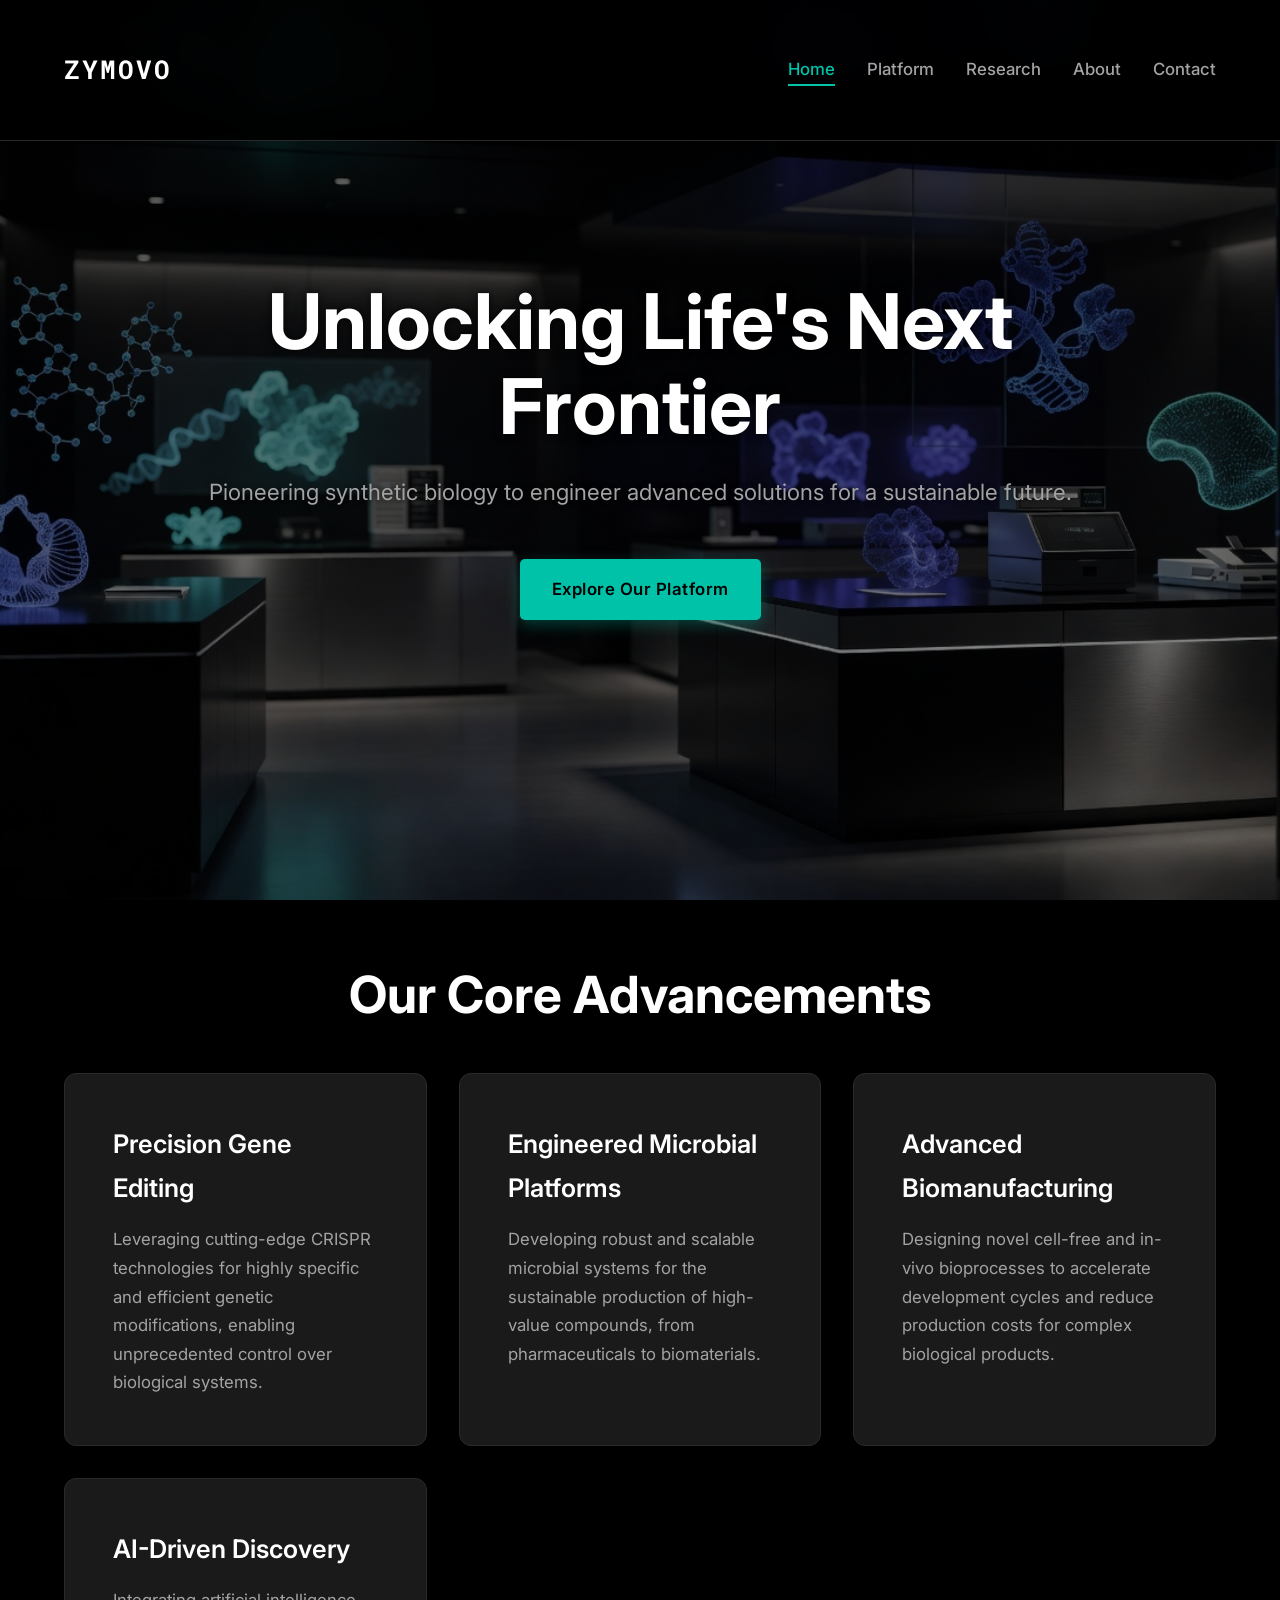
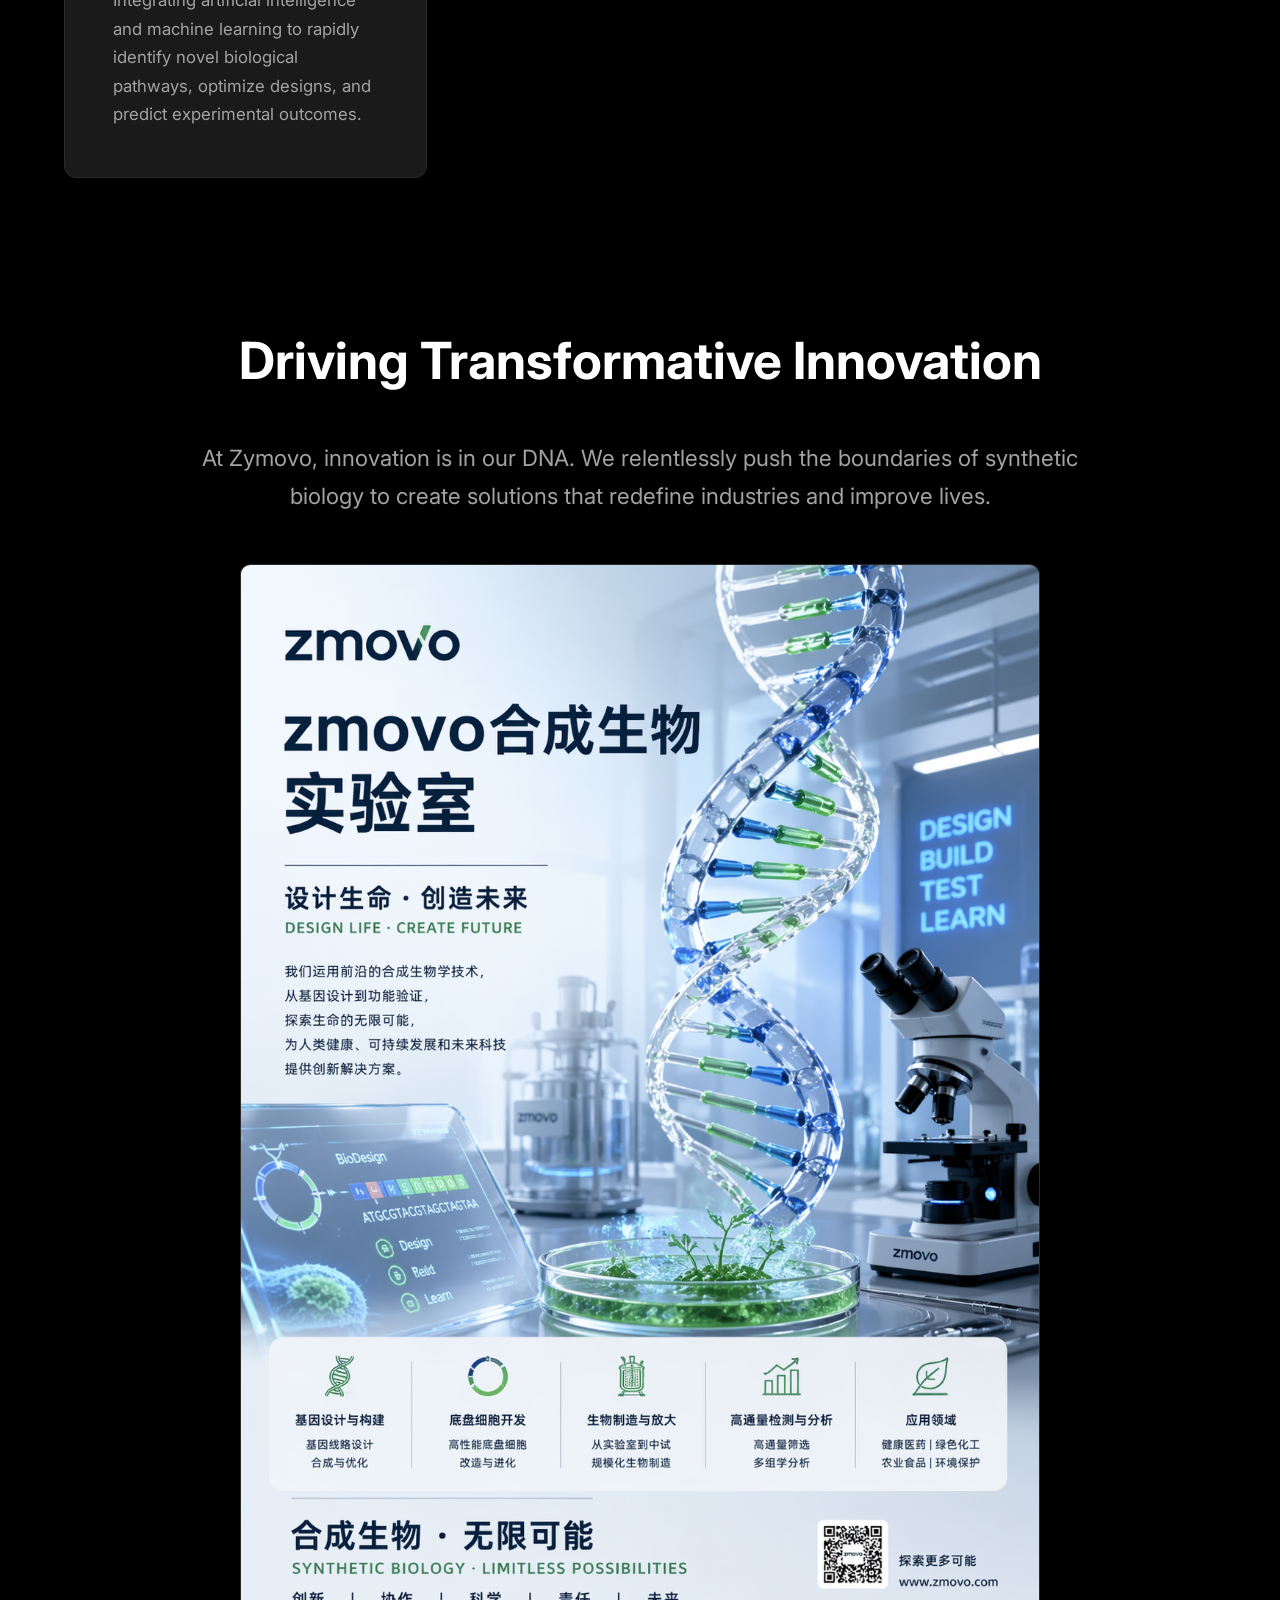
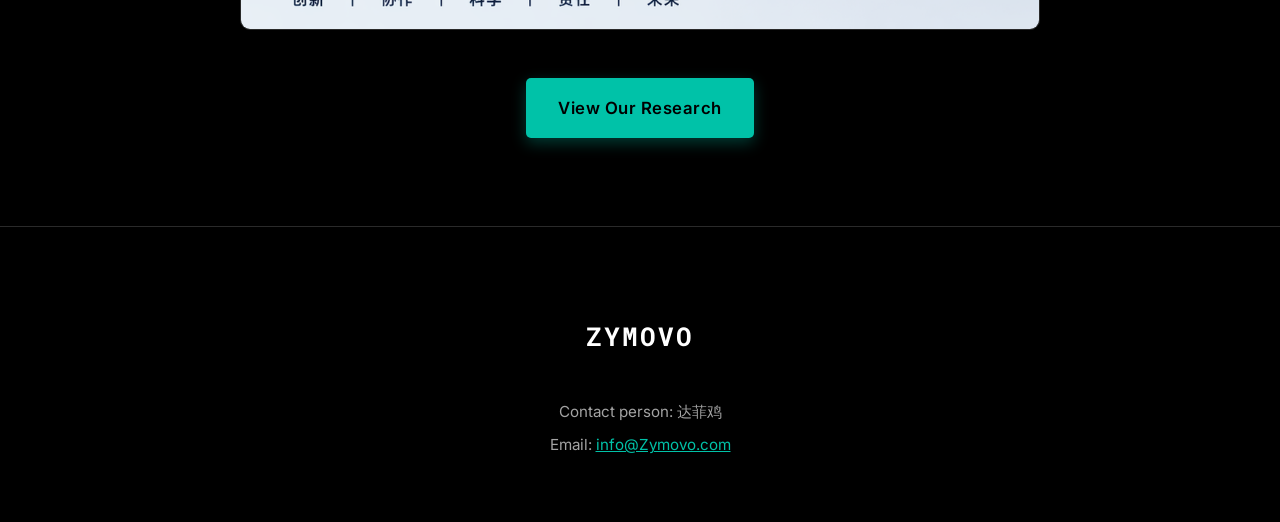
<file: index.html>
<!DOCTYPE html>
<html lang="en">
<head>
    <meta charset="UTF-8">
    <meta name="viewport" content="width=device-width, initial-scale=1.0">
    <title>Zymovo | Engineering Biology</title>
    <link rel="stylesheet" href="styles.css">
    <link rel="preconnect" href="https://fonts.googleapis.com">
    <link rel="preconnect" href="https://fonts.gstatic.com" crossorigin>
    <link href="https://fonts.googleapis.com/css2?family=Inter:wght@400;500;600;700&family=Roboto+Mono:wght@400;700&display=swap" rel="stylesheet">
</head>
<body>
    <header class="header">
        <nav class="nav container">
            <a href="index.html" class="nav-logo">Zymovo</a>
            <button class="nav-toggle" aria-label="Toggle navigation">
                <svg width="24" height="24" viewBox="0 0 24 24" fill="none" xmlns="http://www.w3.org/2000/svg">
                    <path d="M3 12H21" stroke="currentColor" stroke-width="2" stroke-linecap="round" stroke-linejoin="round"/>
                    <path d="M3 6H21" stroke="currentColor" stroke-width="2" stroke-linecap="round" stroke-linejoin="round"/>
                    <path d="M3 18H21" stroke="currentColor" stroke-width="2" stroke-linecap="round" stroke-linejoin="round"/>
                </svg>
            </button>
            <ul class="nav-links">
                <li><a href="index.html" class="active">Home</a></li>
                <li><a href="platform.html">Platform</a></li>
                <li><a href="research.html">Research</a></li>
                <li><a href="about.html">About</a></li>
                <li><a href="contact.html">Contact</a></li>
            </ul>
        </nav>
    </header>

    <main>
        <section class="hero" style="background-image: url('assets/hero/zymovo-hero-1.jpg');">
            <div class="hero-content container">
                <h1 class="hero-title">Unlocking Life's Next Frontier</h1>
                <p class="hero-subtitle">Pioneering synthetic biology to engineer advanced solutions for a sustainable future.</p>
                <a href="platform.html" class="btn">Explore Our Platform</a>
            </div>
        </section>

        <section class="section container">
            <h2 class="section-title">Our Core Advancements</h2>
            <div class="grid">
                <div class="grid-item">
                    <h3 class="grid-item-title">Precision Gene Editing</h3>
                    <p>Leveraging cutting-edge CRISPR technologies for highly specific and efficient genetic modifications, enabling unprecedented control over biological systems.</p>
                </div>
                <div class="grid-item">
                    <h3 class="grid-item-title">Engineered Microbial Platforms</h3>
                    <p>Developing robust and scalable microbial systems for the sustainable production of high-value compounds, from pharmaceuticals to biomaterials.</p>
                </div>
                <div class="grid-item">
                    <h3 class="grid-item-title">Advanced Biomanufacturing</h3>
                    <p>Designing novel cell-free and in-vivo bioprocesses to accelerate development cycles and reduce production costs for complex biological products.</p>
                </div>
                <div class="grid-item">
                    <h3 class="grid-item-title">AI-Driven Discovery</h3>
                    <p>Integrating artificial intelligence and machine learning to rapidly identify novel biological pathways, optimize designs, and predict experimental outcomes.</p>
                </div>
            </div>
        </section>

        <section class="section">
            <div class="container" style="display: flex; flex-direction: column; align-items: center; text-align: center;">
                <h2 class="section-title">Driving Transformative Innovation</h2>
                <p class="hero-subtitle" style="max-width: 900px; margin-bottom: var(--space-xl);">At Zymovo, innovation is in our DNA. We relentlessly push the boundaries of synthetic biology to create solutions that redefine industries and improve lives.</p>
                <img src="zymovoimages/e6ff7d14-cb84-479a-93a3-f0757d2dba75.png" alt="Zymovo Innovation" style="max-width: 800px; width: 100%; height: auto; border-radius: 10px; margin-bottom: var(--space-xl); border: 1px solid var(--panel-border); box-shadow: 0 10px 30px rgba(0,0,0,0.5);">
                <a href="research.html" class="btn">View Our Research</a>
            </div>
        </section>
    </main>

    <footer class="footer">
        <div class="footer-content container">
            <a href="index.html" class="footer-logo">Zymovo</a>
            <div class="footer-contact">
                <p>Contact person: 达菲鸡</p>
                <p>Email: <a href="mailto:info@Zymovo.com">info@Zymovo.com</a></p>
            </div>
        </div>
    </footer>
</body>
</html>
</file>
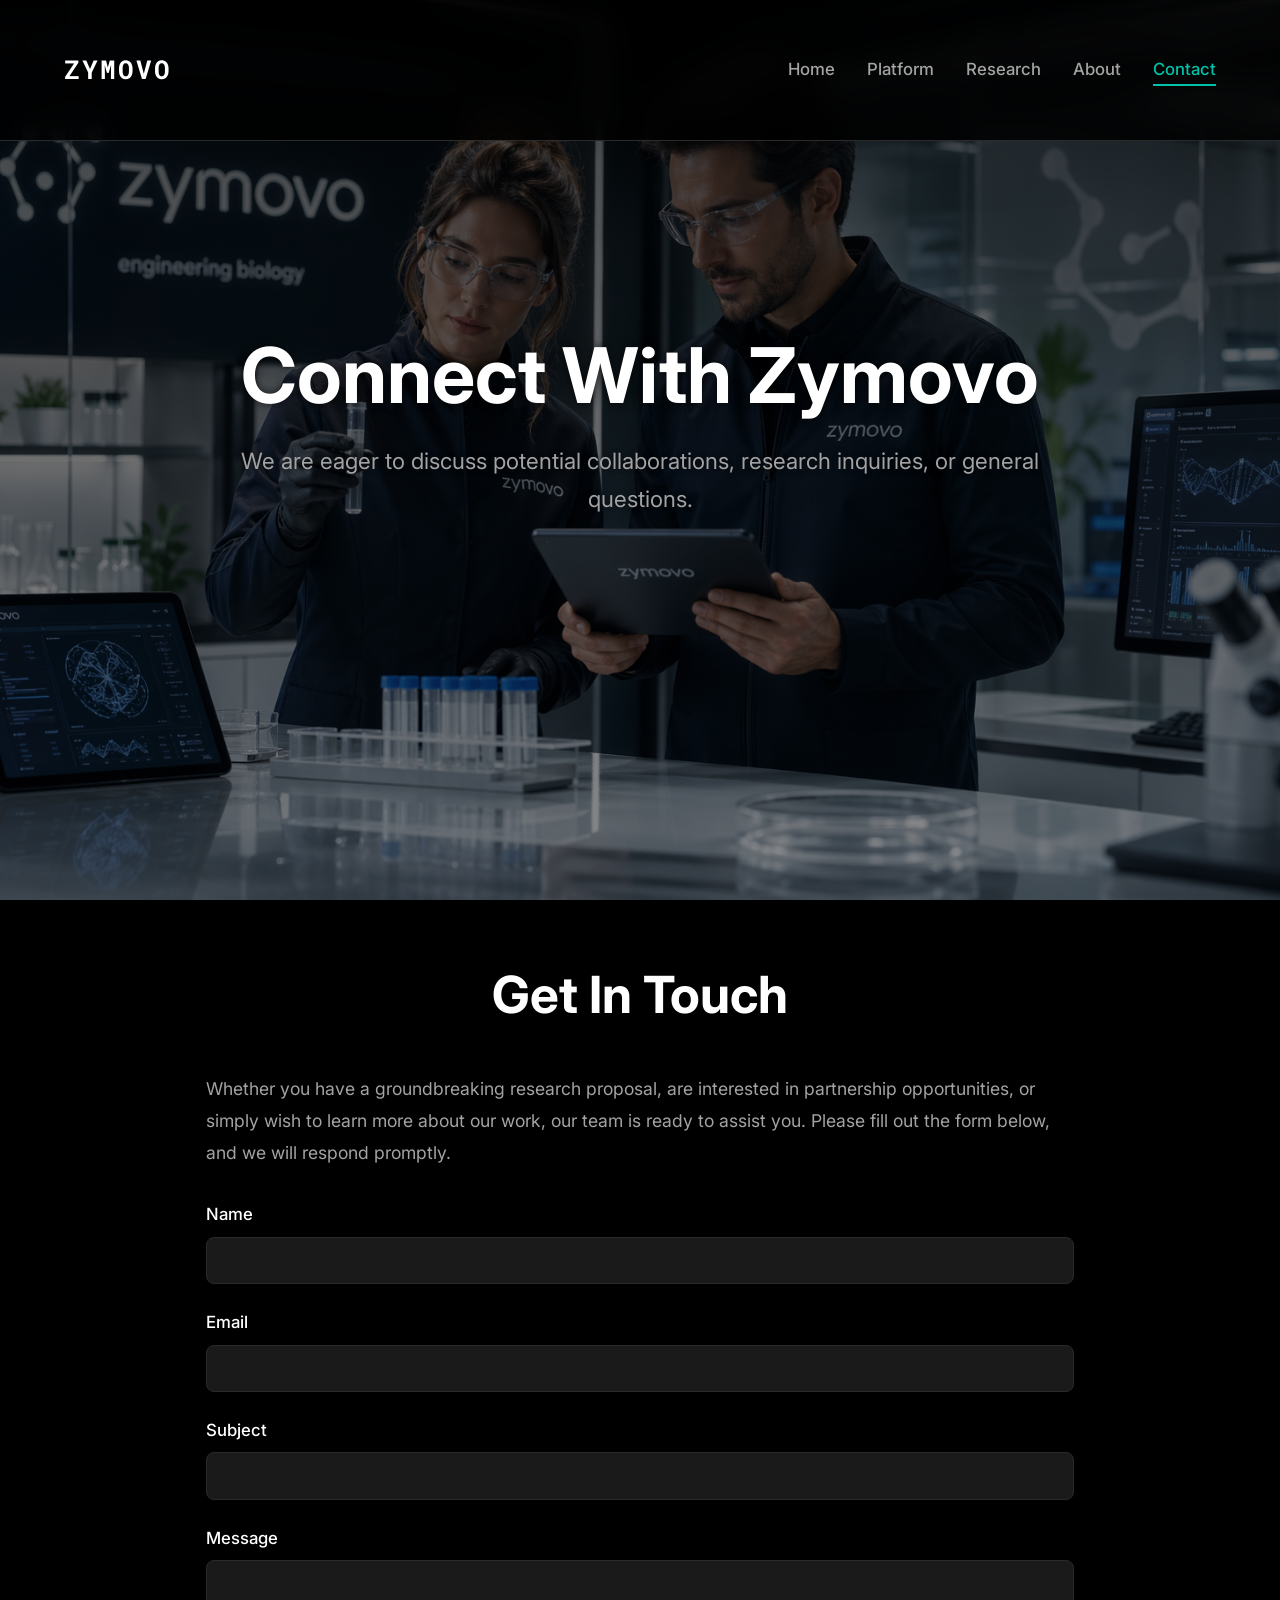
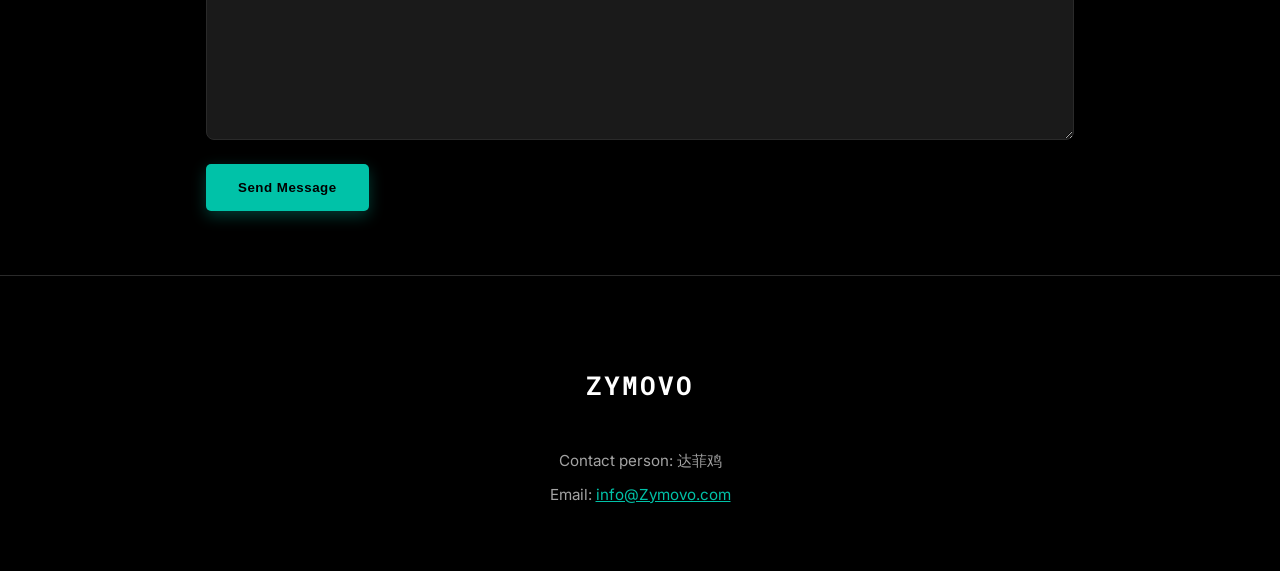
<file: contact.html>
<!DOCTYPE html>
<html lang="en">
<head>
    <meta charset="UTF-8">
    <meta name="viewport" content="width=device-width, initial-scale=1.0">
    <title>Zymovo | Contact Us</title>
    <link rel="stylesheet" href="styles.css">
    <link rel="preconnect" href="https://fonts.googleapis.com">
    <link rel="preconnect" href="https://fonts.gstatic.com" crossorigin>
    <link href="https://fonts.googleapis.com/css2?family=Inter:wght@400;500;600;700&family=Roboto+Mono:wght@400;700&display=swap" rel="stylesheet">
</head>
<body>
    <header class="header">
        <nav class="nav container">
            <a href="index.html" class="nav-logo">Zymovo</a>
            <button class="nav-toggle" aria-label="Toggle navigation">
                <svg width="24" height="24" viewBox="0 0 24 24" fill="none" xmlns="http://www.w3.org/2000/svg">
                    <path d="M3 12H21" stroke="currentColor" stroke-width="2" stroke-linecap="round" stroke-linejoin="round"/>
                    <path d="M3 6H21" stroke="currentColor" stroke-width="2" stroke-linecap="round" stroke-linejoin="round"/>
                    <path d="M3 18H21" stroke="currentColor" stroke-width="2" stroke-linecap="round" stroke-linejoin="round"/>
                </svg>
            </button>
            <ul class="nav-links">
                <li><a href="index.html">Home</a></li>
                <li><a href="platform.html">Platform</a></li>
                <li><a href="research.html">Research</a></li>
                <li><a href="about.html">About</a></li>
                <li><a href="contact.html" class="active">Contact</a></li>
            </ul>
        </nav>
    </header>

    <main>
        <section class="hero" style="background-image: url('zymovoimages/31335369-50f5-48fc-ac42-8c40422cf510.png');">
            <div class="hero-content container">
                <h1 class="hero-title">Connect With Zymovo</h1>
                <p class="hero-subtitle">We are eager to discuss potential collaborations, research inquiries, or general questions.</p>
            </div>
        </section>

        <section class="section container contact-content">
            <h2 class="section-title">Get In Touch</h2>
            <p>Whether you have a groundbreaking research proposal, are interested in partnership opportunities, or simply wish to learn more about our work, our team is ready to assist you. Please fill out the form below, and we will respond promptly.</p>
            <form class="contact-form">
                <div class="form-group">
                    <label for="name">Name</label>
                    <input type="text" id="name" name="name" required>
                </div>
                <div class="form-group">
                    <label for="email">Email</label>
                    <input type="email" id="email" name="email" required>
                </div>
                <div class="form-group">
                    <label for="subject">Subject</label>
                    <input type="text" id="subject" name="subject" required>
                </div>
                <div class="form-group">
                    <label for="message">Message</label>
                    <textarea id="message" name="message" required></textarea>
                </div>
                <button type="submit" class="btn submit-btn">Send Message</button>
            </form>
        </section>
    </main>

    <footer class="footer">
        <div class="footer-content container">
            <a href="index.html" class="footer-logo">Zymovo</a>
            <div class="footer-contact">
                <p>Contact person: 达菲鸡</p>
                <p>Email: <a href="mailto:info@Zymovo.com">info@Zymovo.com</a></p>
            </div>
        </div>
    </footer>
    <script src="script.js"></script>
</body>
</html>
</file>
<file: styles.css>
:root {
  --background: #000;
  --text-primary: #ffffff;
  --text-secondary: #a3a3a3;
  --accent: #00C2A8; /* Sophisticated blue-green */
  --spacing-unit: 1rem; /* Base spacing unit */
  --space-xs: calc(0.5 * var(--spacing-unit));
  --space-sm: calc(1 * var(--spacing-unit));
  --space-md: calc(1.5 * var(--spacing-unit));
  --space-lg: calc(2 * var(--spacing-unit));
  --space-xl: calc(3 * var(--spacing-unit));
  --space-xxl: calc(4 * var(--spacing-unit));
  --panel-bg: #1a1a1a;
  --panel-border: #2a2a2a;
  --font-sans: 'Inter', sans-serif;
  --font-mono: 'Roboto Mono', monospace;
}

*,
*::before,
*::after {
  box-sizing: border-box;
  margin: 0;
  padding: 0;
}

html {
  font-family: var(--font-sans);
  background-color: var(--background);
  color: var(--text-primary);
  scroll-behavior: smooth;
}

body {
  font-size: 1.05rem;
  line-height: 1.7;
  -webkit-font-smoothing: antialiased;
  -moz-osx-font-smoothing: grayscale;
}

a {
  color: var(--accent);
  text-decoration: none;
  transition: color 0.3s ease;
}

a:hover {
  color: var(--text-primary);
  text-decoration: underline; /* Add subtle underline on hover */
}

img {
  max-width: 100%;
  height: auto;
  display: block;
}

.container {
  width: 90%;
  max-width: 1400px; /* Slightly wider container for a more expansive feel */
  margin: 0 auto;
  padding: var(--space-md) 0; /* Add some vertical padding */
}

/* Header */
.header {
  position: fixed;
  top: 0;
  left: 0;
  width: 100%;
  z-index: 1000;
  background: rgba(0, 0, 0, 0.85); /* Slightly darker background */
  backdrop-filter: blur(15px); /* More blur */
  padding: var(--space-md) 0; /* Use spacing variable */
  border-bottom: 1px solid var(--panel-border);
}

.nav {
  display: flex;
  justify-content: space-between;
  align-items: center;
}

.nav-logo {
  font-family: var(--font-mono);
  font-weight: 700;
  font-size: 1.6rem; /* Slightly larger logo */
  letter-spacing: 2px;
  text-transform: uppercase;
  color: var(--text-primary);
  transition: color 0.3s ease;
}

.nav-logo:hover {
  color: var(--accent);
}

.nav-links {
  display: flex;
  list-style: none;
}

.nav-links li:not(:last-child) {
  margin-right: var(--space-lg); /* Use spacing variable */
}

.nav-links a {
  color: var(--text-secondary);
  font-weight: 500;
  font-size: 1.05rem; /* Slightly larger nav links */
  transition: color 0.3s ease, border-bottom 0.3s ease;
  padding-bottom: 5px; /* For underline effect */
}

.nav-links a.active,
.nav-links a:hover {
  color: var(--accent); /* Change active/hover color to accent */
  border-bottom: 2px solid var(--accent); /* Add subtle underline */
}

/* Hero Section */
.hero {
  min-height: 100vh;
  display: flex;
  align-items: center;
  justify-content: center;
  text-align: center;
  background-size: cover;
  background-position: center;
  background-repeat: no-repeat;
  position: relative;
  overflow: hidden;
}

.hero::before {
  content: '';
  position: absolute;
  top: 0;
  left: 0;
  width: 100%;
  height: 100%;
  background: linear-gradient(rgba(0, 0, 0, 0.7), rgba(0, 0, 0, 0.4)); /* More subtle gradient overlay */
  z-index: 1;
}

.hero-content {
  position: relative;
  z-index: 2;
  max-width: 900px; /* Wider content for larger titles */
}

.hero-title {
  font-size: clamp(3rem, 6vw, 5.5rem); /* Larger and more dynamic title */
  font-weight: 700;
  margin-bottom: var(--space-md);
  line-height: 1.1;
  text-shadow: 0 0 10px rgba(0, 0, 0, 0.7); /* Subtle text shadow for contrast */
}

.hero-subtitle {
  font-size: 1.4rem; /* Larger subtitle */
  color: var(--text-secondary);
  margin-bottom: var(--space-xl);
  text-shadow: 0 0 5px rgba(0, 0, 0, 0.5);
}

.btn {
  display: inline-block;
  background-color: var(--accent);
  color: #000;
  padding: var(--space-sm) var(--space-lg); /* Use spacing variables */
  border-radius: 5px;
  font-weight: 600;
  letter-spacing: 0.5px;
  transition: background-color 0.3s ease, transform 0.2s ease, box-shadow 0.3s ease;
  box-shadow: 0 5px 15px rgba(0, 194, 168, 0.3); /* Accent-colored shadow */
}

.btn:hover {
  background-color: var(--text-primary); /* White on hover for contrast */
  transform: translateY(-2px);
  box-shadow: 0 8px 20px rgba(0, 194, 168, 0.5);
}

/* Sections */
.section {
  padding: var(--space-xxl) 0; /* Use spacing variable for more generous padding */
}

.section-title {
  font-size: clamp(2rem, 4vw, 3.5rem); /* More dynamic and larger section titles */
  font-weight: 700;
  text-align: center;
  margin-bottom: var(--space-xl); /* Use spacing variable */
  color: var(--text-primary);
  line-height: 1.2;
}

/* Grid Layout */
.grid {
  display: grid;
  grid-template-columns: repeat(auto-fit, minmax(320px, 1fr)); /* Slightly wider min-width for grid items */
  gap: var(--space-lg); /* Use spacing variable */
}

.grid-item {
  background: var(--panel-bg);
  border: 1px solid var(--panel-border);
  border-radius: 12px; /* Slightly more rounded corners */
  padding: var(--space-xl); /* More padding inside grid items */
  transition: transform 0.3s ease, box-shadow 0.3s ease, border-color 0.3s ease;
}

.grid-item:hover {
  transform: translateY(-8px); /* More pronounced lift effect */
  box-shadow: 0 15px 30px rgba(0, 0, 0, 0.3); /* Stronger shadow */
  border-color: var(--accent); /* Accent border on hover */
}

.grid-item-title {
  font-size: 1.6rem; /* Larger grid item titles */
  font-weight: 600;
  margin-bottom: var(--space-sm); /* Use spacing variable */
  color: var(--text-primary);
}

.grid-item p {
  color: var(--text-secondary);
  font-size: 1.05rem;
}

/* Footer */
.footer {
  background: #000;
  padding: var(--space-xxl) 0 var(--space-lg) 0; /* More generous top padding, less bottom */
  border-top: 1px solid var(--panel-border);
}

.footer-content {
  display: flex;
  flex-direction: column;
  align-items: center;
  text-align: center;
}

.footer-logo {
  font-family: var(--font-mono);
  font-weight: 700;
  font-size: 1.6rem;
  letter-spacing: 2px;
  text-transform: uppercase;
  margin-bottom: var(--space-sm);
  color: var(--text-primary);
}

.footer-contact {
  margin-top: var(--space-md);
  color: var(--text-secondary);
}

.footer-contact p {
  margin-bottom: var(--space-xs);
  color: var(--text-secondary);
  font-size: 0.95rem;
}

.footer-contact a {
  color: var(--accent);
  text-decoration: underline;
}

.footer-contact a:hover {
  color: var(--text-primary);
}

.nav-toggle {
  display: none; /* Hidden by default on desktop */
}

@media (max-width: 768px) {
  .nav-links {
    display: none; /* Hidden by default on small screens */
    flex-direction: column;
    position: absolute;
    top: 100%;
    left: 0;
    width: 100%;
    background: rgba(0, 0, 0, 0.95);
    border-top: 1px solid var(--panel-border);
    padding: var(--space-md) 0;
    text-align: center;
  }

  .nav-links.open {
    display: flex; /* Show when open */
  }

  .nav-links li {
    margin: var(--space-sm) 0;
  }

  .nav-toggle {
    display: block; /* Show hamburger icon */
    background: none;
    border: none;
    color: var(--text-primary);
    font-size: 1.8rem;
    cursor: pointer;
    z-index: 1001;
    padding: 0; /* Remove default button padding */
    width: 30px; /* Set a fixed width */
    height: 30px; /* Set a fixed height */
    display: flex; /* Use flexbox for centering */
    align-items: center;
    justify-content: center;
  }

  .nav-toggle svg {
    width: 100%;
    height: 100%;
  }

  .nav-toggle.active svg path:nth-child(1) {
    transform: rotate(45deg) translate(5px, 5px);
  }

  .nav-toggle.active svg path:nth-child(2) {
    opacity: 0;
  }

  .nav-toggle.active svg path:nth-child(3) {
    transform: rotate(-45deg) translate(5px, -5px);
  }
}

/* Other generic styles (page-main, about-content, contact-content, form styles) */
.page-main {
  padding-top: 8rem;
}

.about-content,
.contact-content {
    max-width: 900px; /* Slightly wider for better content flow */
    margin: 0 auto;
    padding: var(--space-xxl) var(--space-sm); /* Add horizontal padding for small screens */
}
.about-content h1,
.contact-content h1 {
    font-size: clamp(2.5rem, 5vw, 4rem); /* Dynamic font size */
    margin-bottom: var(--space-lg);
    text-align: center;
}
.about-content p,
.contact-content p {
    font-size: 1.1rem;
    line-height: 1.8;
    color: var(--text-secondary);
    margin-bottom: var(--space-md);
}

.contact-form {
    display: flex;
    flex-direction: column;
    gap: var(--space-md);
    margin-top: var(--space-lg);
}

.form-group {
    display: flex;
    flex-direction: column;
}

.form-group label {
    font-weight: 500;
    margin-bottom: var(--space-xs);
    color: var(--text-primary);
}

.form-group input,
.form-group textarea {
    background: var(--panel-bg);
    border: 1px solid var(--panel-border);
    border-radius: 8px; /* Slightly more rounded */
    padding: 0.85rem; /* Slightly more padding */
    color: var(--text-primary);
    font-size: 1rem;
    transition: border-color 0.3s ease, box-shadow 0.3s ease;
}

.form-group input:focus,
.form-group textarea:focus {
    outline: none;
    border-color: var(--accent);
    box-shadow: 0 0 0 3px rgba(0, 194, 168, 0.3); /* Accent focus ring */
}

.form-group textarea {
    min-height: 180px; /* Taller textarea */
    resize: vertical;
}

.submit-btn {
    align-self: flex-start;
    border: none; /* Remove default button border */
    cursor: pointer;
}
</file>
